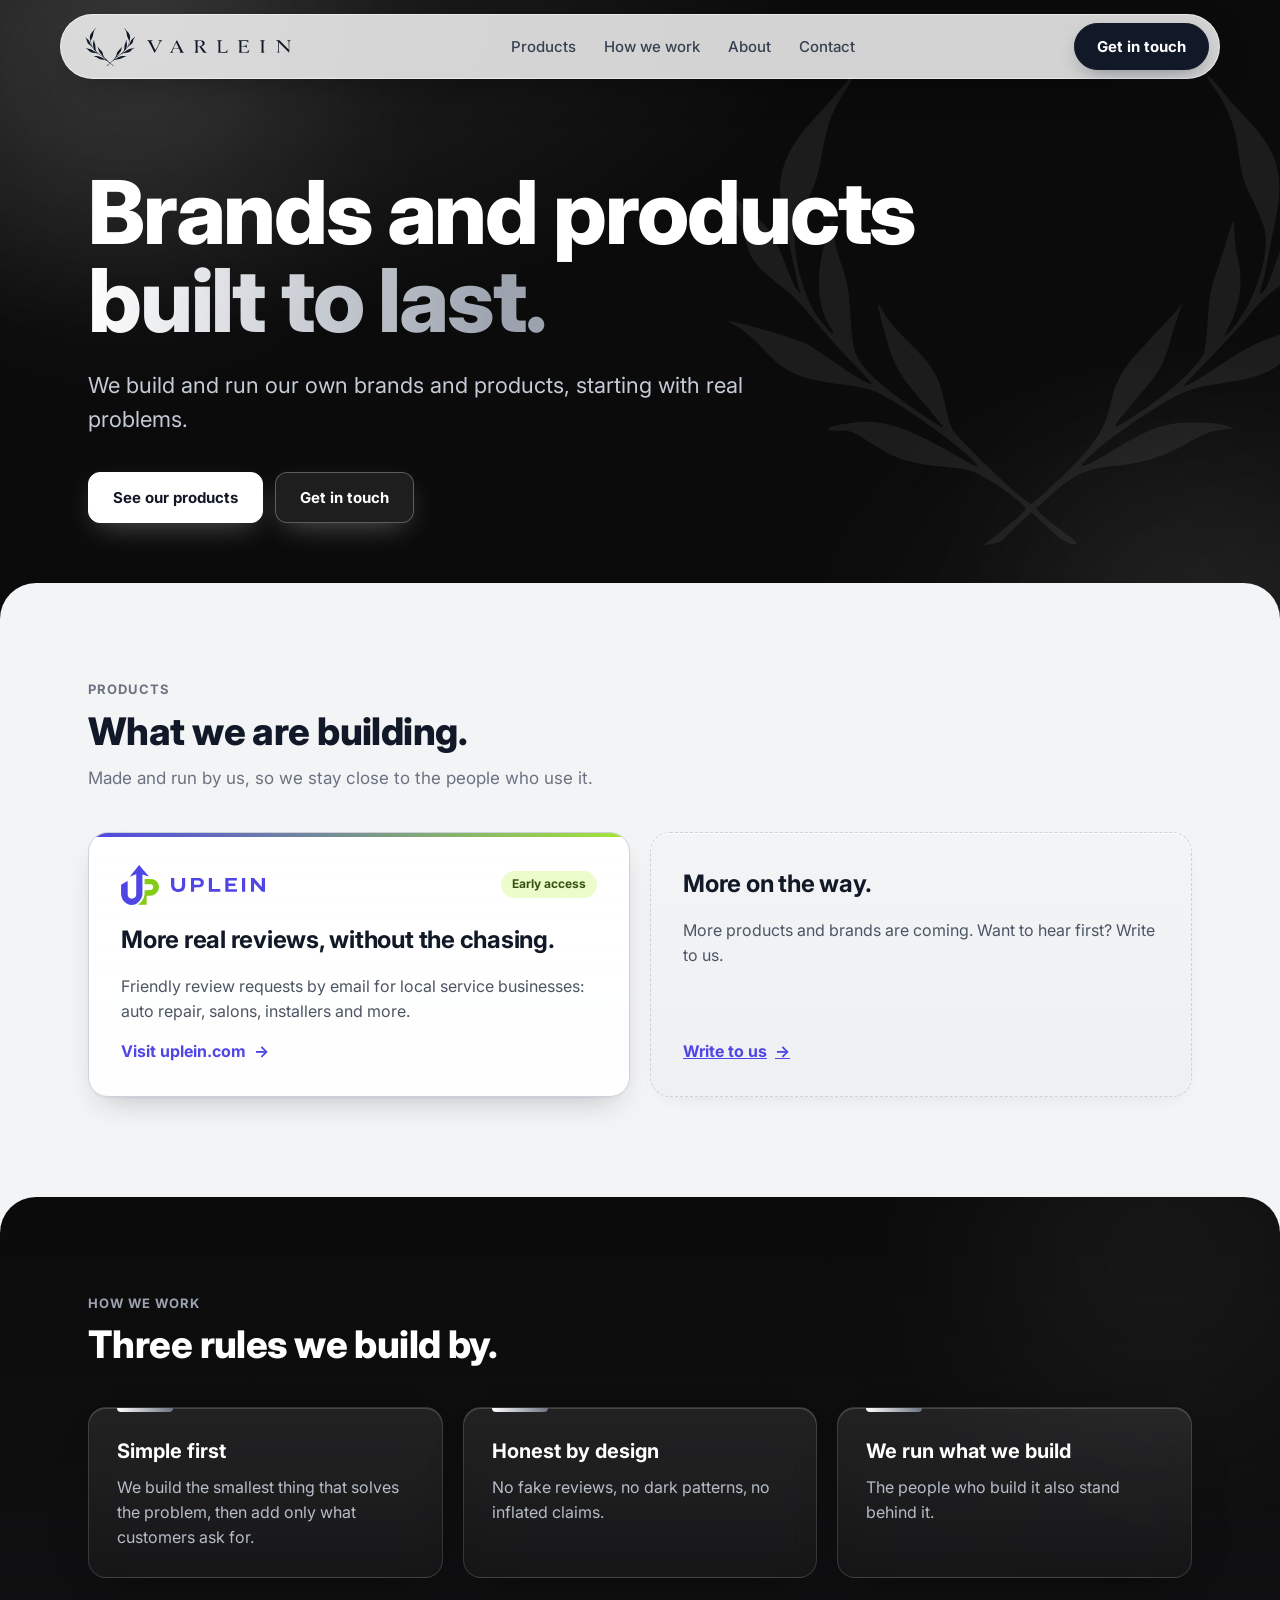
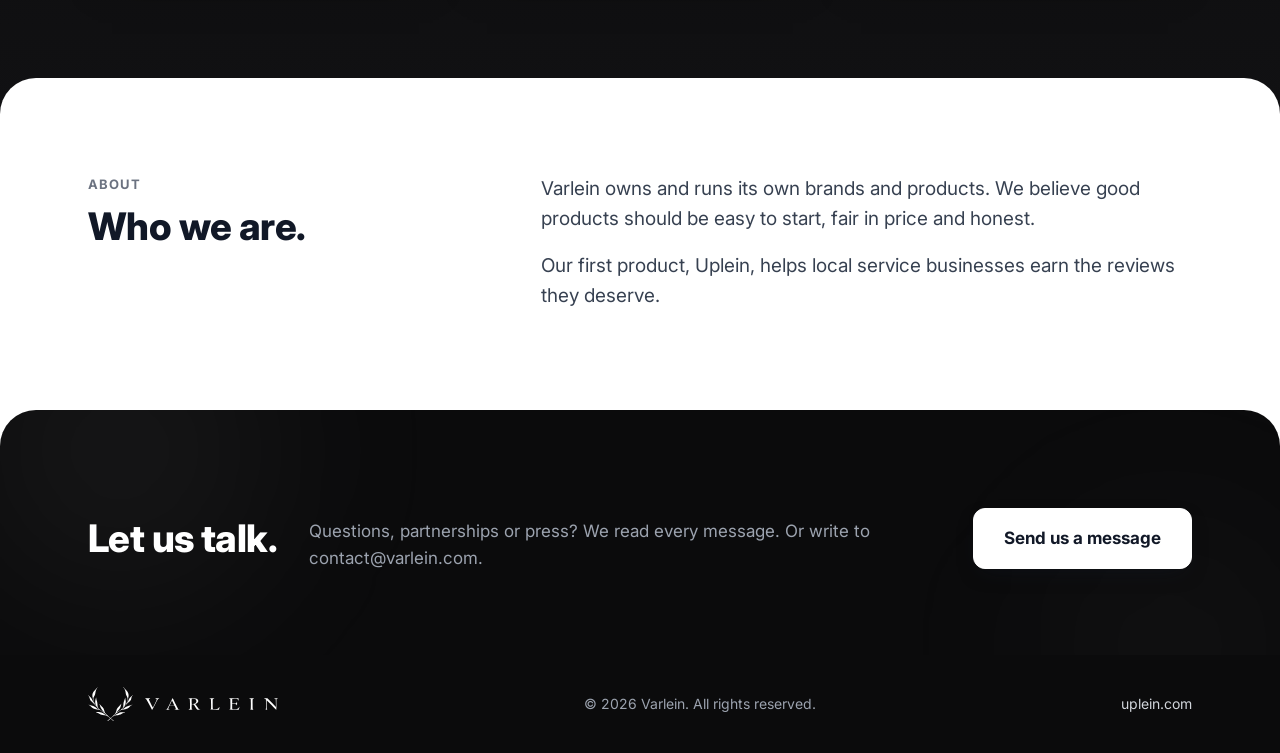
<file: index.html>
<!doctype html>
<html lang="en">
<head>
<meta charset="utf-8">
<meta name="viewport" content="width=device-width, initial-scale=1">
<title>Varlein | Brands and products built to last</title>
<meta name="description" content="Varlein designs, builds and runs its own brands and products. Our first product is Uplein.">
<link rel="canonical" href="https://varlein.com/">
<meta property="og:site_name" content="Varlein">
<meta property="og:title" content="Varlein | Brands and products built to last">
<meta property="og:url" content="https://varlein.com/">
<meta property="og:type" content="website">
<meta property="og:description" content="Varlein designs, builds and runs its own brands and products. Our first product is Uplein.">
<meta property="og:image" content="https://varlein.com/assets/og-image.png">
<meta property="og:image:width" content="1200">
<meta property="og:image:height" content="630">
<meta property="og:image:alt" content="Varlein: Brands and products built to last.">
<meta name="twitter:card" content="summary_large_image">
<link rel="icon" type="image/svg+xml" href="assets/favicon.svg">
<link rel="icon" type="image/png" sizes="32x32" href="assets/favicon-32.png">
<link rel="icon" type="image/png" sizes="16x16" href="assets/favicon-16.png">
<link rel="apple-touch-icon" href="assets/apple-touch-icon.png">
<link rel="preconnect" href="https://fonts.googleapis.com">
<link rel="preconnect" href="https://fonts.gstatic.com" crossorigin>
<link rel="stylesheet" href="https://fonts.googleapis.com/css2?family=Inter:wght@400;500;600;700;800&display=swap">
<style>
:root{--ink:#111827;--body:#374151;--muted:#6B7280;--line:#E5E7EB;--line2:#D1D5DB;--bg:#F7F7F5;--brand:#4F46E5;--lime:#A3E635}
*{box-sizing:border-box}
html{scroll-behavior:smooth}
body{margin:0;background:#fff;color:var(--ink);font-family:Inter,system-ui,sans-serif;line-height:1.55}
a{color:var(--ink)}
.wrap{max-width:1160px;margin:0 auto;padding-left:28px;padding-right:28px}
[id]{scroll-margin-top:84px}
header{position:sticky;top:0;z-index:20;background:rgba(255,255,255,.92);backdrop-filter:blur(10px);border-bottom:1px solid var(--line)}
.bar{display:flex;flex-wrap:wrap;align-items:center;justify-content:space-between;gap:14px;padding-top:12px;padding-bottom:12px}
.logo{display:flex;align-items:center;gap:12px;text-decoration:none}
.logo img{display:block}
nav{display:flex;flex-wrap:wrap;gap:28px;font-size:15px;font-weight:500}
nav a{color:var(--body);text-decoration:none}nav a:hover{color:var(--ink)}
.btn{display:inline-flex;align-items:center;justify-content:center;gap:8px;background:var(--ink);color:#fff;text-decoration:none;font-weight:700;font-size:15px;padding:13px 24px;border-radius:12px;border:1px solid var(--ink);font-family:inherit}
.btn:hover{background:#000;color:#fff}
.btn-ghost{background:#fff;color:var(--ink);border-color:var(--line2)}.btn-ghost:hover{background:var(--bg);color:var(--ink)}
.hero{background:var(--bg);position:relative;overflow:hidden}
.hero-in{position:relative;padding-top:104px;padding-bottom:112px;max-width:1160px}
.hero h1{margin:0;font-size:64px;line-height:1.04;font-weight:800;letter-spacing:-.025em;max-width:820px}
.hero p{margin:24px 0 0;font-size:20px;color:#4B5563;max-width:620px}
.actions{display:flex;flex-wrap:wrap;gap:12px;margin-top:36px}
.deco{position:absolute;right:-40px;top:50%;transform:translateY(-50%);width:520px;opacity:.07;pointer-events:none}
section{padding-top:92px}
.eyebrow{font-size:13px;font-weight:700;letter-spacing:.08em;text-transform:uppercase;color:var(--muted);margin:0 0 10px}
h2{margin:0;font-size:38px;line-height:1.15;font-weight:800;letter-spacing:-.015em;max-width:720px}
.sub{margin:12px 0 0;color:var(--muted);font-size:17px;max-width:620px}
.products{display:grid;grid-template-columns:repeat(auto-fit,minmax(300px,1fr));gap:20px;margin-top:40px}
.pcard{border:1px solid var(--line);border-radius:20px;padding:32px;background:#fff;display:flex;flex-direction:column;gap:16px;text-decoration:none;color:var(--ink);transition:box-shadow .2s,transform .2s}
a.pcard:hover{box-shadow:0 16px 40px rgba(17,24,39,.1);transform:translateY(-2px)}
.pcard .top{display:flex;align-items:center;justify-content:space-between;gap:12px}
.pcard .brandrow{display:flex;align-items:center;gap:12px}
.status{background:#ECFCCB;color:#365314;font-size:12px;font-weight:700;padding:4px 11px;border-radius:999px}
.pcard h3{margin:0;font-size:24px;letter-spacing:-.01em}
.pcard p{margin:0;color:#4B5563;font-size:16px}
.go{margin-top:auto;font-weight:700;color:var(--brand);display:inline-flex;gap:8px;align-items:center}
.pcard.soon{border-style:dashed;background:var(--bg);justify-content:center;min-height:240px}
.principles{display:grid;grid-template-columns:repeat(auto-fit,minmax(260px,1fr));gap:20px;margin-top:40px}
.pr{padding:28px 0;border-top:2px solid var(--ink)}
.pr b{display:block;font-size:20px;margin-bottom:8px}
.pr span{color:#4B5563;font-size:16px}
.about{display:flex;flex-wrap:wrap;gap:48px;align-items:flex-start}
.about .l{flex:1 1 320px}.about .r{flex:2 1 480px;font-size:19px;color:var(--body);display:grid;gap:18px}
.about .r p{margin:0}
.contact{background:var(--ink);color:#fff;margin-top:92px;padding:84px 0}
.contact h2{color:#fff}
.contact .sub{color:#9CA3AF}
.contact .in{display:flex;flex-wrap:wrap;gap:32px;align-items:center;justify-content:space-between}
.btn-light{background:#fff;color:var(--ink);border-color:#fff}.btn-light:hover{background:#E5E7EB;color:var(--ink)}
footer{background:#0B0F19;color:#9CA3AF}
.foot{display:flex;flex-wrap:wrap;justify-content:space-between;align-items:center;gap:20px;padding-top:32px;padding-bottom:32px;font-size:14px}
.foot a{color:#D1D5DB;text-decoration:none}.foot a:hover{color:#fff}
/* ---- Glass and motion (added on top of the design above) ---- */
:root{--ease:cubic-bezier(.2,.7,.2,1)}
header{background:rgba(255,255,255,.7);backdrop-filter:blur(16px) saturate(1.5);-webkit-backdrop-filter:blur(16px) saturate(1.5);border-bottom:1px solid rgba(229,231,235,.7);transition:background .3s var(--ease),box-shadow .3s var(--ease)}
header.scrolled{background:rgba(255,255,255,.86);box-shadow:0 8px 30px -18px rgba(17,24,39,.35)}
nav a{position:relative;transition:color .2s}
nav a::after{content:"";position:absolute;left:0;right:0;bottom:-6px;height:2px;border-radius:2px;background:var(--ink);transform:scaleX(0);transform-origin:left;transition:transform .3s var(--ease)}
nav a:hover::after{transform:scaleX(1)}
.btn,.btn-ghost,.btn-light{transition:transform .2s var(--ease),box-shadow .2s var(--ease),background .2s,color .2s}
.btn{box-shadow:0 8px 22px -10px rgba(17,24,39,.55)}
.btn:hover{transform:translateY(-2px);box-shadow:0 16px 28px -12px rgba(17,24,39,.55)}
.btn:active{transform:translateY(0) scale(.98)}
.btn-ghost{box-shadow:none;background:rgba(255,255,255,.6);backdrop-filter:blur(8px);-webkit-backdrop-filter:blur(8px)}
.hero{background:linear-gradient(180deg,var(--bg),#fff 130%)}
.hero::before,.hero::after,.contact::before,.contact::after{content:"";position:absolute;border-radius:50%;filter:blur(80px);pointer-events:none;will-change:transform}
.hero::before{width:560px;height:560px;left:-160px;top:-200px;background:radial-gradient(circle,rgba(79,70,229,.16),transparent 68%);animation:driftA 26s ease-in-out infinite alternate}
.hero::after{width:480px;height:480px;right:-140px;bottom:-220px;background:radial-gradient(circle,rgba(163,230,53,.22),transparent 68%);animation:driftB 32s ease-in-out infinite alternate}
.deco{animation:floaty 9s ease-in-out infinite}
@keyframes floaty{0%,100%{transform:translateY(-50%)}50%{transform:translateY(calc(-50% - 10px))}}
.contact{position:relative;overflow:hidden;background:linear-gradient(180deg,#111827,#0B0F19)}
.contact::before{width:480px;height:480px;left:-120px;top:-200px;background:radial-gradient(circle,rgba(79,70,229,.12),transparent 68%);animation:driftA 28s ease-in-out infinite alternate}
.contact::after{width:420px;height:420px;right:-100px;bottom:-200px;background:radial-gradient(circle,rgba(163,230,53,.05),transparent 68%);animation:driftB 30s ease-in-out infinite alternate}
.contact .in{position:relative;z-index:1}
@keyframes driftA{from{transform:translate3d(0,0,0) scale(1)}to{transform:translate3d(70px,50px,0) scale(1.12)}}
@keyframes driftB{from{transform:translate3d(0,0,0) scale(1)}to{transform:translate3d(-60px,-46px,0) scale(1.1)}}
.pcard,.pr{background:linear-gradient(180deg,#fff,rgba(255,255,255,.88));backdrop-filter:blur(14px) saturate(1.35);-webkit-backdrop-filter:blur(14px) saturate(1.35);border:1px solid #D5D9E0;box-shadow:inset 0 1px 0 #fff,0 1px 2px rgba(17,24,39,.06),0 14px 32px -14px rgba(17,24,39,.28);transition:transform .35s var(--ease),box-shadow .35s var(--ease),border-color .35s var(--ease)}
.pr{border-radius:18px;padding:28px;position:relative;overflow:hidden}.pr::before{content:"";position:absolute;left:28px;top:0;width:44px;height:4px;border-radius:0 0 4px 4px;background:var(--ink)}.pr b{color:var(--ink)}
.pr:hover,a.pcard:hover{transform:translateY(-4px);border-color:rgba(17,24,39,.25);box-shadow:inset 0 1px 0 rgba(255,255,255,.85),0 22px 44px -20px rgba(17,24,39,.3)}
.pcard.soon{background:linear-gradient(180deg,#F3F4F6,#EEF0F3);box-shadow:inset 0 1px 0 #fff,0 8px 22px -16px rgba(17,24,39,.2)}
.go span{display:inline-block;transition:transform .3s var(--ease)}a.pcard:hover .go span{transform:translateX(5px)}
.hero-in>*{animation:riseIn .85s var(--ease) both}
.hero-in>*:nth-child(2){animation-delay:.1s}.hero-in>*:nth-child(3){animation-delay:.2s}
@keyframes riseIn{from{opacity:0;transform:translateY(20px)}to{opacity:1;transform:none}}
.js .reveal{opacity:0;transform:translateY(22px);transition:opacity .8s var(--ease),transform .8s var(--ease);transition-delay:var(--d,0s)}
.js .reveal.in{opacity:1;transform:none}
/* ---- Bolder layer: dark hero, alternating bands, floating pill header, stats ---- */
.band{padding:96px 0}
.band.light{background:#F3F4F6}
.band.dark{background:linear-gradient(180deg,#0B0F19,#111827);color:#fff;position:relative;overflow:hidden}
.band.dark::before{content:"";position:absolute;width:520px;height:520px;right:-140px;top:-200px;border-radius:50%;filter:blur(90px);background:radial-gradient(circle,rgba(79,70,229,.28),transparent 68%);animation:driftB 30s ease-in-out infinite alternate;pointer-events:none}
.band.dark .wrap{position:relative;z-index:1}
.band.dark h2{color:#fff}.band.dark .eyebrow{color:#A3E635}.band.dark .sub{color:#9CA3AF}
.band.dark .pr{background:linear-gradient(180deg,rgba(255,255,255,.09),rgba(255,255,255,.03));border:1px solid rgba(255,255,255,.14);box-shadow:inset 0 1px 0 rgba(255,255,255,.16),0 20px 40px -24px rgba(0,0,0,.7);backdrop-filter:blur(14px);-webkit-backdrop-filter:blur(14px)}
.band.dark .pr::before{background:linear-gradient(90deg,#A3E635,#818CF8);width:56px}
.band.dark .pr b{color:#fff}.band.dark .pr span{color:#B6BDC9}
.band.dark .pr:hover{border-color:rgba(163,230,53,.5);box-shadow:inset 0 1px 0 rgba(255,255,255,.2),0 26px 50px -24px rgba(79,70,229,.6)}
section.band{padding-top:96px}
.band.light .pcard{border-color:#CDD2DA}
.hero{background:radial-gradient(1200px 600px at 15% 0%,rgba(79,70,229,.35),transparent 60%),radial-gradient(900px 500px at 100% 100%,rgba(163,230,53,.14),transparent 60%),#0B0F19;color:#fff}
.hero::before{background:radial-gradient(circle,rgba(79,70,229,.4),transparent 68%)}
.hero::after{background:radial-gradient(circle,rgba(163,230,53,.2),transparent 68%)}
.hero-in{padding-top:168px;padding-bottom:72px}
.hero h1{font-size:88px;line-height:1;max-width:980px;color:#fff}
.hero .grad{background:linear-gradient(95deg,#A3E635,#818CF8 70%);-webkit-background-clip:text;background-clip:text;color:transparent;-webkit-text-fill-color:transparent}
.hero p{color:#C4CAD6;font-size:22px;max-width:660px}
.hero .btn{background:#fff;color:var(--ink);border-color:#fff;box-shadow:0 10px 30px -10px rgba(163,230,53,.55)}
.hero .btn:hover{background:#F3F4F6;box-shadow:0 18px 38px -12px rgba(163,230,53,.7)}
.hero .btn-ghost{background:rgba(255,255,255,.08);color:#fff;border-color:rgba(255,255,255,.28);box-shadow:none}
.hero .btn-ghost:hover{background:rgba(255,255,255,.16);color:#fff}
.deco{width:620px;opacity:.1;right:-60px;top:46%;translate:calc(var(--mx,0)*-26px) calc(var(--my,0)*-18px);transition:translate .25s ease-out}
.stats{display:grid;grid-template-columns:repeat(auto-fit,minmax(200px,1fr));gap:16px;margin-top:72px}
.stat{padding:22px 24px;border-radius:18px;border:1px solid rgba(255,255,255,.14);background:linear-gradient(180deg,rgba(255,255,255,.1),rgba(255,255,255,.03));backdrop-filter:blur(14px);-webkit-backdrop-filter:blur(14px);box-shadow:inset 0 1px 0 rgba(255,255,255,.16)}
.stat b{display:block;font-size:52px;line-height:1;font-weight:800;letter-spacing:-.03em;background:linear-gradient(95deg,#fff,#C7D2FE);-webkit-background-clip:text;background-clip:text;-webkit-text-fill-color:transparent}
.stat span{display:block;margin-top:8px;color:#AEB6C4;font-size:15px}
header{position:fixed;top:14px;left:50%;transform:translateX(-50%);width:min(1160px,calc(100% - 28px));border:1px solid rgba(255,255,255,.5);border-radius:999px;background:rgba(255,255,255,.82);box-shadow:0 14px 40px -16px rgba(0,0,0,.5);transition:width .45s var(--ease),background .3s,box-shadow .3s}
header.scrolled{width:min(900px,calc(100% - 28px));background:rgba(255,255,255,.9)}
header .bar{padding:8px 10px 8px 24px;max-width:none}
header .btn{padding:11px 22px;border-radius:999px}
nav a.active{color:var(--ink)}nav a.active::after{transform:scaleX(1)}
.hero-in>*:nth-child(4){animation-delay:.3s}
@media (max-width:900px){.hero h1{font-size:60px}}
@media (max-width:720px){.hero h1{font-size:42px}.hero p{font-size:18px}.hero-in{padding-top:112px;padding-bottom:48px}.stats{margin-top:44px}.stat b{font-size:40px}.band,section.band{padding:60px 0}header .bar{padding:6px 8px 6px 16px}header .btn{padding:10px 16px}}
/* ---- Neutral palette for Varlein (black, white, gray). Colour appears only on the Uplein card. ---- */
.hero{background:radial-gradient(1100px 560px at 12% 0%,rgba(255,255,255,.10),transparent 60%),radial-gradient(800px 480px at 100% 100%,rgba(255,255,255,.05),transparent 60%),#0B0B0C}
.hero::before{background:radial-gradient(circle,rgba(255,255,255,.14),transparent 68%)}
.hero::after{background:radial-gradient(circle,rgba(255,255,255,.07),transparent 68%)}
.hero .grad{background:linear-gradient(95deg,#fff,#9CA3AF 90%);-webkit-background-clip:text;background-clip:text;-webkit-text-fill-color:transparent}
.hero .btn{box-shadow:0 10px 30px -10px rgba(255,255,255,.35)}.hero .btn:hover{box-shadow:0 18px 38px -12px rgba(255,255,255,.5)}
.stat b{background:linear-gradient(95deg,#fff,#9CA3AF);-webkit-background-clip:text;background-clip:text;-webkit-text-fill-color:transparent}
.band.dark{background:linear-gradient(180deg,#0B0B0C,#111113)}
.band.dark::before{background:radial-gradient(circle,rgba(255,255,255,.08),transparent 68%)}
.band.dark .eyebrow{color:#9CA3AF}
.band.dark .pr::before{background:linear-gradient(90deg,#fff,#6B7280)}
.band.dark .pr:hover{border-color:rgba(255,255,255,.4);box-shadow:inset 0 1px 0 rgba(255,255,255,.2),0 26px 50px -24px rgba(0,0,0,.8)}
.contact::before{background:radial-gradient(circle,rgba(255,255,255,.07),transparent 68%)}
.contact::after{background:radial-gradient(circle,rgba(255,255,255,.04),transparent 68%)}
footer{background:#0B0B0C}
a.pcard{position:relative;overflow:hidden}
a.pcard::before{content:"";position:absolute;left:0;right:0;top:0;height:4px;background:linear-gradient(90deg,#4F46E5,#A3E635)}
a.pcard:hover{border-color:rgba(79,70,229,.5);box-shadow:inset 0 1px 0 #fff,0 24px 48px -20px rgba(79,70,229,.45)}
/* clean hand-over between sections: the next section overlaps the previous one with rounded top corners */
.hero-in{padding-bottom:116px}
#products,#approach,#about,.contact{position:relative;border-radius:36px 36px 0 0;margin-top:-36px}
#products{background:#F3F4F6;padding:96px 0 136px}
#approach{background:linear-gradient(180deg,#0B0B0C,#111113);padding:96px 0 136px}
#about{background:#fff;padding:96px 0 136px}
.contact{background:#0B0B0C;padding:96px 0 84px}
@media (max-width:720px){.hero-in{padding-bottom:84px}#products,#approach,#about{padding:64px 0 100px}.contact{padding:64px 0 56px}#products,#approach,#about,.contact{border-radius:26px 26px 0 0;margin-top:-26px}}/* ---- Mobile menu ---- */
.menu-btn{display:none;width:42px;height:42px;border-radius:999px;border:1px solid rgba(17,24,39,.15);background:rgba(255,255,255,.7);cursor:pointer;padding:0;position:relative;flex:none}
.menu-btn span,.menu-btn span::before,.menu-btn span::after{position:absolute;left:12px;width:16px;height:2px;border-radius:2px;background:#111827;transition:transform .3s,top .3s,opacity .2s}
.menu-btn span{top:19px}.menu-btn span::before,.menu-btn span::after{content:"";left:0}.menu-btn span::before{top:-5px}.menu-btn span::after{top:5px}
header.open .menu-btn span{background:transparent}header.open .menu-btn span::before{top:0;transform:rotate(45deg)}header.open .menu-btn span::after{top:0;transform:rotate(-45deg)}
@media (max-width:900px){
.menu-btn{display:block}
header .bar .btn{margin-left:auto}
header nav{display:flex;position:absolute;top:calc(100% + 10px);left:0;right:0;flex-direction:column;gap:4px;padding:14px;border-radius:24px;background:rgba(255,255,255,.97);backdrop-filter:blur(16px);-webkit-backdrop-filter:blur(16px);border:1px solid rgba(17,24,39,.1);box-shadow:0 24px 50px -20px rgba(0,0,0,.5);opacity:0;visibility:hidden;transform:translateY(-8px);transition:opacity .25s,transform .25s,visibility .25s}
header.open nav{opacity:1;visibility:visible;transform:none}
header nav a{padding:12px 14px;font-size:17px;border-radius:12px}header nav a:hover{background:#F3F4F6}header nav a::after{display:none}
}@media (max-width:900px){header .bar{flex-wrap:nowrap;gap:8px}}
@media (max-width:720px){header .logo{gap:8px}header .logo img:first-child{height:32px;width:auto}header .logo img:last-child{height:11px;width:auto}header .bar .btn{padding:9px 14px;font-size:13px;white-space:nowrap}.menu-btn{width:38px;height:38px}.menu-btn span{top:17px}}
@media (max-width:420px){header .logo img:last-child{height:8px}header .logo img:first-child{height:28px}header .bar .btn{padding:9px 12px;font-size:12.5px}}
/* wreath: fixed in place, a soft light sweeps across it now and then */
.deco{width:620px;aspect-ratio:300/228;opacity:1;right:-60px;top:50%;translate:none;transform:translateY(-50%);animation:none;transition:none;-webkit-mask:url(assets/varlein-mark-white.svg) center/contain no-repeat;mask:url(assets/varlein-mark-white.svg) center/contain no-repeat;background:linear-gradient(105deg,rgba(255,255,255,.07) 40%,rgba(255,255,255,.34) 50%,rgba(255,255,255,.07) 60%);background-size:300% 100%;background-position:100% 0;animation:sheen 9s ease-in-out infinite}
@keyframes sheen{0%{background-position:100% 0}55%,100%{background-position:0% 0}}
.hero-in{padding-bottom:96px}
@media (max-width:900px){.deco{width:380px;right:-110px}}.spot{position:relative}
.spot::after{content:"";position:absolute;inset:0;border-radius:inherit;pointer-events:none;opacity:0;transition:opacity .55s var(--ease);background:radial-gradient(260px circle at var(--mx,50%) var(--my,50%),var(--glow,rgba(255,255,255,.12)),transparent 70%)}
.spot.lit::after{opacity:1}
.spot{--glow:rgba(17,24,39,.08)}a.pcard.spot{--glow:rgba(79,70,229,.14)}.band.dark .spot{--glow:rgba(255,255,255,.14)}
/* hover no longer lights the whole card: only the cursor spotlight does */
.pr:hover,a.pcard:hover{border-color:#D5D9E0;box-shadow:inset 0 1px 0 #fff,0 1px 2px rgba(17,24,39,.06),0 14px 32px -14px rgba(17,24,39,.28)}
.band.dark .pr:hover{border-color:rgba(255,255,255,.14);box-shadow:inset 0 1px 0 rgba(255,255,255,.16),0 20px 40px -24px rgba(0,0,0,.7)}
/* ---- Contact dialog ---- */
.hp{position:absolute!important;left:-9999px!important;width:1px!important;height:1px!important;opacity:0!important;pointer-events:none!important}
dialog#contactDialog{border:0;padding:0;border-radius:22px;width:min(440px,calc(100% - 28px));background:#fff;color:var(--ink);box-shadow:0 40px 90px -20px rgba(0,0,0,.6);opacity:0;transform:translateY(14px) scale(.98);transition:opacity .3s var(--ease),transform .3s var(--ease),overlay .3s allow-discrete,display .3s allow-discrete}
dialog#contactDialog[open]{opacity:1;transform:none}
@starting-style{dialog#contactDialog[open]{opacity:0;transform:translateY(14px) scale(.98)}}
dialog#contactDialog::backdrop{background:rgba(8,8,10,.55);backdrop-filter:blur(6px);-webkit-backdrop-filter:blur(6px)}
#contactForm{position:relative;display:grid;gap:14px;padding:28px}
#contactForm h3{margin:0;font-size:24px;letter-spacing:-.01em}
.cd-sub{margin:-6px 0 4px;color:var(--muted);font-size:15px}
#contactForm label{display:grid;gap:6px;font-size:14px;font-weight:600}
#contactForm input:not(.hp),#contactForm textarea{font:500 15px Inter,sans-serif;padding:12px 14px;border:1px solid var(--line2);border-radius:10px;color:var(--ink);background:#fff;width:100%;transition:border-color .2s,box-shadow .2s}
#contactForm input:focus,#contactForm textarea:focus{outline:none;border-color:var(--ink);box-shadow:0 0 0 4px rgba(17,24,39,.1)}
#contactForm small{color:var(--muted);font-size:12.5px}
.cd-x{position:absolute;right:14px;top:12px;width:34px;height:34px;border-radius:50%;border:0;background:#F3F4F6;font-size:22px;line-height:1;cursor:pointer;color:var(--ink)}
.cd-x:hover{background:#E5E7EB}
#contactForm .btn:disabled{opacity:.6;cursor:default;transform:none}@media (prefers-reduced-motion:reduce){*,*::before,*::after{animation-duration:.01ms!important;animation-delay:0s!important;animation-iteration-count:1!important;transition-duration:.01ms!important;scroll-behavior:auto!important}.js .reveal{opacity:1;transform:none}}
@media (max-width:900px){nav{display:none}.deco{width:360px;right:-120px}}
@media (max-width:720px){.bar{flex-wrap:nowrap;gap:10px}.logo{gap:9px}.logo img:first-child{height:30px;width:auto}.logo img:last-child{height:10px;width:auto}.bar .btn{padding:11px 16px;font-size:14px;white-space:nowrap}.hero h1{font-size:40px}.hero p{font-size:18px}h2{font-size:29px}.wrap{padding-left:18px;padding-right:18px}.hero-in{padding-top:112px;padding-bottom:64px}section{padding-top:64px}.contact{margin-top:64px;padding:56px 0}.pcard{padding:24px}}
</style>
</head>
<body>

<header>
  <div class="wrap bar">
    <a class="logo" href="#top" aria-label="Varlein home">
      <img src="assets/varlein-mark-ink.svg" alt="" height="38">
      <img src="assets/varlein-wordmark-ink.svg" alt="Varlein" height="13">
    </a>
    <nav aria-label="Main">
      <a href="#products">Products</a>
      <a href="#approach">How we work</a>
      <a href="#about">About</a>
      <a href="#contact">Contact</a>
    </nav>
    <a class="btn js-contact" href="mailto:contact@varlein.com">Get in touch</a>
    <button class="menu-btn" type="button" aria-label="Menu" aria-expanded="false"><span></span></button>
  </div>
</header>

<main id="top">

<div class="hero">
  <div class="deco" aria-hidden="true"></div>
  <div class="wrap hero-in">
    <h1>Brands and products <span class="grad">built to last.</span></h1>
    <p>We build and run our own brands and products, starting with real problems.</p>
    <div class="actions">
      <a class="btn" href="#products">See our products</a>
      <a class="btn btn-ghost js-contact" href="mailto:contact@varlein.com">Get in touch</a>
    </div>
  </div>
</div>

<section id="products" class="band light"><div class="wrap">
  <p class="eyebrow">Products</p>
  <h2>What we are building.</h2>
  <p class="sub">Made and run by us, so we stay close to the people who use it.</p>
  <div class="products">
    <a class="pcard" href="https://uplein.com/">
      <div class="top">
        <div class="brandrow"><img src="assets/uplein-mark-indigo-limedeep.svg" alt="" height="40"><img src="assets/uplein-wordmark-indigo.svg" alt="Uplein" height="14"></div>
        <span class="status">Early access</span>
      </div>
      <h3>More real reviews, without the chasing.</h3>
      <p>Friendly review requests by email for local service businesses: auto repair, salons, installers and more.</p>
      <span class="go">Visit uplein.com <span aria-hidden="true">&rarr;</span></span>
    </a>
    <div class="pcard soon">
      <h3>More on the way.</h3>
      <p>More products and brands are coming. Want to hear first? Write to us.</p>
      <a class="go js-contact" href="mailto:contact@varlein.com">Write to us <span aria-hidden="true">&rarr;</span></a>
    </div>
  </div>
</div></section>

<section id="approach" class="band dark"><div class="wrap">
  <p class="eyebrow">How we work</p>
  <h2>Three rules we build by.</h2>
  <div class="principles">
    <div class="pr"><b>Simple first</b><span>We build the smallest thing that solves the problem, then add only what customers ask for.</span></div>
    <div class="pr"><b>Honest by design</b><span>No fake reviews, no dark patterns, no inflated claims.</span></div>
    <div class="pr"><b>We run what we build</b><span>The people who build it also stand behind it.</span></div>
  </div>
</div></section>

<section id="about" class="band"><div class="wrap">
  <div class="about">
    <div class="l"><p class="eyebrow">About</p><h2>Who we are.</h2></div>
    <div class="r">
      <p>Varlein owns and runs its own brands and products. We believe good products should be easy to start, fair in price and honest.</p>
      <p>Our first product, Uplein, helps local service businesses earn the reviews they deserve.</p>
    </div>
  </div>
</div></section>

</main>

<div id="contact" class="contact">
  <div class="wrap in" style="display:flex;flex-wrap:wrap;gap:32px;align-items:center;justify-content:space-between">
    <div><h2>Let us talk.</h2><p class="sub">Questions, partnerships or press? We read every message. Or write to contact@varlein.com.</p></div>
    <a class="btn btn-light js-contact" href="mailto:contact@varlein.com" style="font-size:17px;padding:16px 30px">Send us a message</a>
  </div>
</div>

<dialog id="contactDialog" aria-labelledby="cdTitle">
  <form id="contactForm" novalidate>
    <button type="button" class="cd-x" aria-label="Close" data-close>&times;</button>
    <h3 id="cdTitle">Get in touch</h3>
    <p class="cd-sub">Questions, partnerships or press. We read every message.</p>
    <input class="hp" name="website" tabindex="-1" autocomplete="off" aria-hidden="true">
    <label>Your name<input name="name" autocomplete="name" required></label>
    <label>Email<input name="email" type="email" autocomplete="email" required></label>
    <label>Message<textarea name="message" rows="4" required></textarea></label>
    <button type="submit" class="btn">Send message</button>
    <small id="cdNote">Or write to contact@varlein.com.</small>
  </form>
</dialog>
<footer>
  <div class="wrap foot">
    <a class="logo" href="#top" aria-label="Varlein home"><img src="assets/varlein-mark-white.svg" alt="" height="34"><img src="assets/varlein-wordmark-white.svg" alt="Varlein" height="12"></a>
    <span>&copy; <span id="year">2026</span> Varlein. All rights reserved.</span>
    <span><a href="https://uplein.com/">uplein.com</a></span>
  </div>
</footer>

<script>
document.getElementById('year').textContent = new Date().getFullYear();
/* soft fade-in of blocks as they come into view, and a shadow under the header after scrolling */
(function(){
  var root = document.documentElement, hdr = document.querySelector('header');
  function onScroll(){ if(hdr) hdr.classList.toggle('scrolled', window.scrollY > 8); }
  window.addEventListener('scroll', onScroll, {passive:true}); onScroll();
  var hero = document.querySelector('.hero');
  if(hero && window.matchMedia('(hover:hover)').matches){ hero.addEventListener('mousemove', function(e){ var r=hero.getBoundingClientRect(); hero.style.setProperty('--mx', ((e.clientX-r.left)/r.width-.5).toFixed(3)); hero.style.setProperty('--my', ((e.clientY-r.top)/r.height-.5).toFixed(3)); }); }
  var links = [].slice.call(document.querySelectorAll('nav a')), secs = links.map(function(a){ return document.querySelector(a.getAttribute('href')); });
  function spy(){ var y = window.scrollY + 140, cur = -1; secs.forEach(function(s,i){ if(s && s.getBoundingClientRect().top + window.scrollY <= y) cur = i; }); links.forEach(function(a,i){ a.classList.toggle('active', i===cur); }); }
  window.addEventListener('scroll', spy, {passive:true}); spy();
  if(!('IntersectionObserver' in window) || window.matchMedia('(prefers-reduced-motion: reduce)').matches) return;
  root.classList.add('js');
  var seen = new Set();
  var io = new IntersectionObserver(function(entries){
    entries.forEach(function(e){ if(e.isIntersecting){ e.target.classList.add('in'); io.unobserve(e.target); } });
  }, {threshold:.12, rootMargin:'0px 0px -6% 0px'});
  function mark(el, delay){ if(seen.has(el)) return; seen.add(el); el.classList.add('reveal'); el.style.setProperty('--d', delay+'s'); io.observe(el); }
  document.querySelectorAll('section .wrap > .eyebrow, section .wrap > h2, section .wrap > .sub, .about .l, .contact .in > div').forEach(function(el){ mark(el, 0); });
  ['.products>*','.principles>*','.about .r p','.contact .in > a'].forEach(function(sel){ document.querySelectorAll(sel).forEach(function(el, i){ mark(el, Math.min(i,5)*0.1); }); });
})();
</script>
<script>
(function(){var h=document.querySelector('header'),b=document.querySelector('.menu-btn');if(!h||!b)return;
function set(o){h.classList.toggle('open',o);b.setAttribute('aria-expanded',o?'true':'false');}
b.addEventListener('click',function(e){e.stopPropagation();set(!h.classList.contains('open'));});
h.querySelectorAll('nav a').forEach(function(a){a.addEventListener('click',function(){set(false);});});
document.addEventListener('click',function(e){if(!h.contains(e.target))set(false);});
document.addEventListener('keydown',function(e){if(e.key==='Escape')set(false);});})();
</script><script>
/* soft spotlight that follows the cursor on cards */
(function(){
  if(!window.matchMedia('(hover:hover)').matches || window.matchMedia('(prefers-reduced-motion: reduce)').matches) return;
  var SEL = '.pcard, .pr';
  document.querySelectorAll(SEL).forEach(function(c){
    c.classList.add('spot');
    var s = {x:0,y:0,tx:0,ty:0,raf:0};
    function paint(){ c.style.setProperty('--mx', s.x+'px'); c.style.setProperty('--my', s.y+'px'); }
    function tick(){ s.x += (s.tx-s.x)*.16; s.y += (s.ty-s.y)*.16; paint();
      if(Math.abs(s.tx-s.x)>.4 || Math.abs(s.ty-s.y)>.4){ s.raf = requestAnimationFrame(tick); } else { s.raf = 0; } }
    function pos(e){ var r = c.getBoundingClientRect(); s.tx = e.clientX - r.left; s.ty = e.clientY - r.top; }
    c.addEventListener('pointerenter', function(e){ pos(e); s.x = s.tx; s.y = s.ty; paint(); c.classList.add('lit'); });
    c.addEventListener('pointermove', function(e){ pos(e); if(!s.raf) s.raf = requestAnimationFrame(tick); });
    c.addEventListener('pointerleave', function(){ c.classList.remove('lit'); });
  });
})();
</script><script>
/* contact dialog: sends the message to our server (no email app needed) */
(function(){
  var dlg = document.getElementById('contactDialog'), form = document.getElementById('contactForm');
  if(!dlg || !form || typeof dlg.showModal !== 'function') return;
  var note = document.getElementById('cdNote'), btn = form.querySelector('button[type=submit]');
  var api = (location.hostname === 'localhost' ? 'http://localhost:3000' : 'https://uplein-app.vercel.app') + '/api/lead';
  var fresh = form.innerHTML;
  function openIt(e){ e.preventDefault(); if(!dlg.open){ if(form.dataset.done){ form.innerHTML = fresh; delete form.dataset.done; note = document.getElementById('cdNote'); btn = form.querySelector('button[type=submit]'); } dlg.showModal(); var f = form.querySelector('input[name=name]'); if(f) f.focus(); } }
  document.querySelectorAll('.js-contact').forEach(function(a){ a.addEventListener('click', openIt); });
  dlg.addEventListener('click', function(e){ if(e.target === dlg || (e.target.closest && e.target.closest('[data-close]'))) dlg.close(); });
  form.addEventListener('submit', function(e){
    e.preventDefault();
    var d = new FormData(form), name = (d.get('name')||'').toString().trim(), email = (d.get('email')||'').toString().trim(), msg = (d.get('message')||'').toString().trim();
    if(!name || !/^\S+@\S+\.\S+$/.test(email) || msg.length < 5){ note.style.color = '#B91C1C'; note.textContent = 'Please enter your name, a valid email and a short message.'; return; }
    var label = btn.textContent; btn.disabled = true; btn.textContent = 'Sending...'; note.style.color = ''; note.textContent = '';
    var ctl = new AbortController(), timer = setTimeout(function(){ ctl.abort(); }, 15000);
    fetch(api, {method:'POST', headers:{'Content-Type':'application/json'}, body:JSON.stringify({source:'varlein', name:name, email:email, message:msg, website:(d.get('website')||'').toString()}), signal:ctl.signal})
      .then(function(r){ return r.json().catch(function(){ return {}; }).then(function(j){ return {ok:r.ok, body:j}; }); })
      .then(function(res){
        if(res.ok){
          form.dataset.done = '1';
          form.innerHTML = '<button type="button" class="cd-x" aria-label="Close" data-close>&times;</button><div style="text-align:center;padding:18px 4px 8px"><div style="width:52px;height:52px;border-radius:50%;background:#111827;margin:0 auto 16px;display:flex;align-items:center;justify-content:center"><svg width="26" height="26" viewBox="0 0 24 24" fill="none" stroke="#fff" stroke-width="3.2" stroke-linecap="round" stroke-linejoin="round"><path d="M20 6L9 17L4 12"/></svg></div><h3 style="margin:0 0 8px">Thank you!</h3><p style="margin:0;color:#4B5563">We got your message and will reply soon.</p></div>';
        } else { btn.disabled = false; btn.textContent = label; note.style.color = '#B91C1C'; note.textContent = (res.body && res.body.error) ? res.body.error : 'We could not send your message. Please email contact@varlein.com.'; }
      })
      .catch(function(){ btn.disabled = false; btn.textContent = label; note.style.color = '#B91C1C'; note.textContent = 'We could not send your message. Please check your connection, or email contact@varlein.com.'; })
      .then(function(){ clearTimeout(timer); });
  });
})();
</script></body>
</html>
</file>
